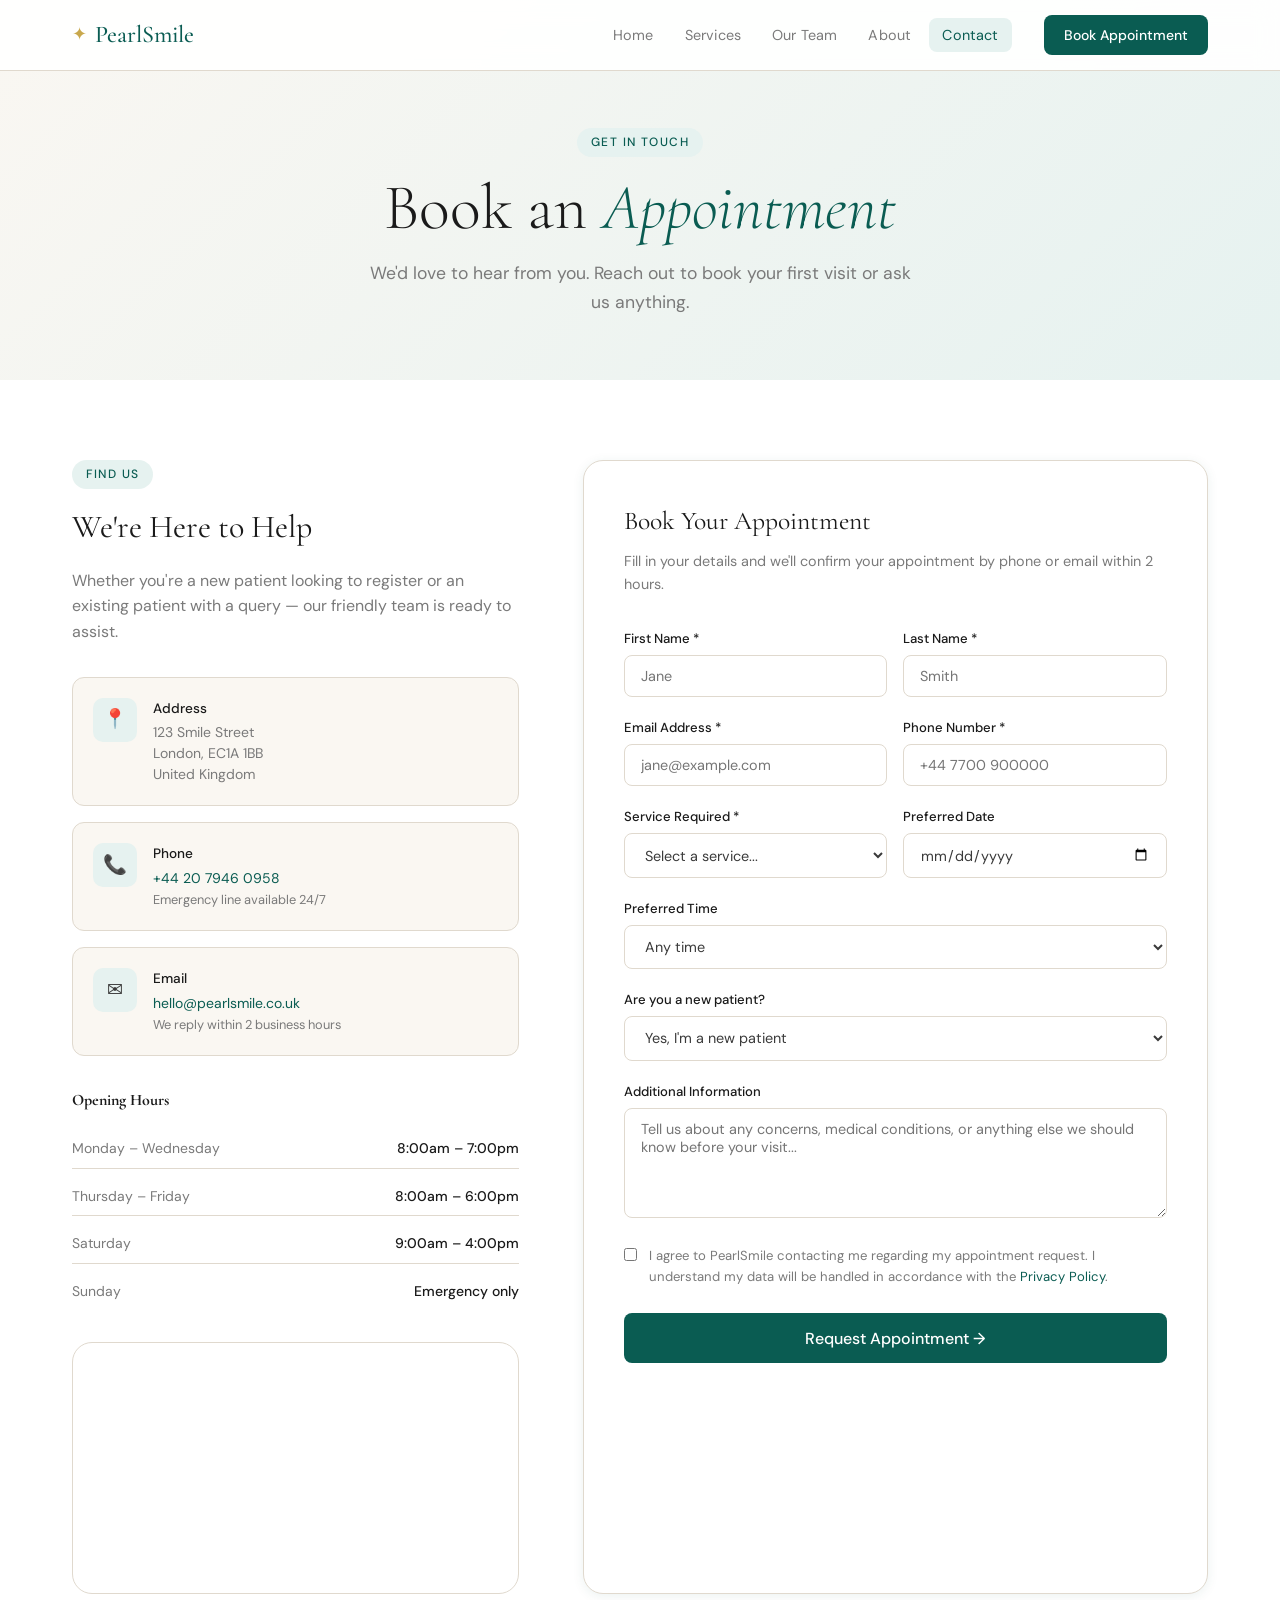
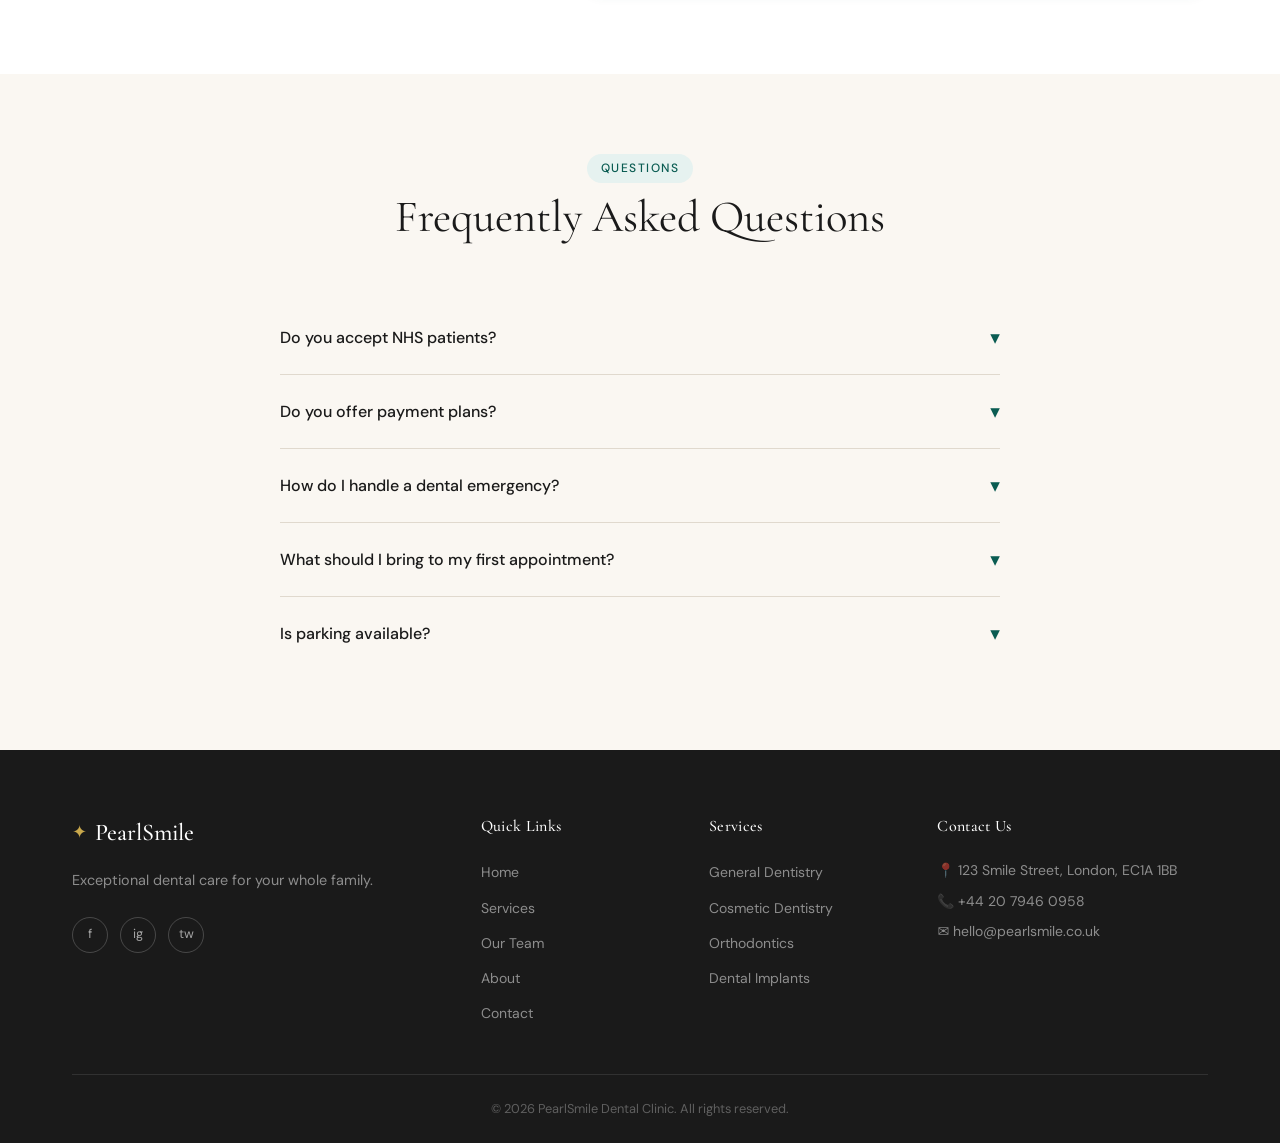
<file: contact.html>
<!DOCTYPE html>
<html lang="en">
<head>
<meta charset="UTF-8">
<meta name="viewport" content="width=device-width, initial-scale=1.0">
<title>Contact — PearlSmile Dental Clinic</title>
<link href="https://fonts.googleapis.com/css2?family=Cormorant+Garamond:ital,wght@0,300;0,400;0,500;0,600;1,400;1,500&family=DM+Sans:wght@300;400;500&display=swap" rel="stylesheet">
<link rel="stylesheet" href="style.css">
</head>
<body>

<nav class="navbar">
  <div class="nav-container">
    <a href="index.html" class="logo"><span class="logo-icon">✦</span><span>PearlSmile</span></a>
    <ul class="nav-links">
      <li><a href="index.html">Home</a></li>
      <li><a href="services.html">Services</a></li>
      <li><a href="team.html">Our Team</a></li>
      <li><a href="about.html">About</a></li>
      <li><a href="contact.html" class="active">Contact</a></li>
    </ul>
    <a href="contact.html" class="nav-cta">Book Appointment</a>
    <button class="hamburger" id="hamburger"><span></span><span></span><span></span></button>
  </div>
</nav>

<section class="page-hero">
  <div class="container">
    <span class="tag">Get In Touch</span>
    <h1>Book an <em style="font-style:italic;color:var(--teal)">Appointment</em></h1>
    <p>We'd love to hear from you. Reach out to book your first visit or ask us anything.</p>
  </div>
</section>

<section class="section">
  <div class="container">
    <div class="contact-grid">

      <!-- Contact Info -->
      <div class="contact-info fade-in">
        <span class="tag">Find Us</span>
        <h2>We're Here to Help</h2>
        <p>Whether you're a new patient looking to register or an existing patient with a query — our friendly team is ready to assist.</p>

        <div class="info-item">
          <div class="info-icon">📍</div>
          <div>
            <h4>Address</h4>
            <p>123 Smile Street<br>London, EC1A 1BB<br>United Kingdom</p>
          </div>
        </div>

        <div class="info-item">
          <div class="info-icon">📞</div>
          <div>
            <h4>Phone</h4>
            <p><a href="tel:+442079460958" style="color:var(--teal);">+44 20 7946 0958</a><br>
            <span style="font-size:0.8rem;color:var(--text-muted);">Emergency line available 24/7</span></p>
          </div>
        </div>

        <div class="info-item">
          <div class="info-icon">✉️</div>
          <div>
            <h4>Email</h4>
            <p><a href="mailto:hello@pearlsmile.co.uk" style="color:var(--teal);">hello@pearlsmile.co.uk</a><br>
            <span style="font-size:0.8rem;color:var(--text-muted);">We reply within 2 business hours</span></p>
          </div>
        </div>

        <h4 style="font-family:var(--font-serif);font-size:1rem;color:var(--dark);margin:2rem 0 0.75rem;">Opening Hours</h4>
        <div class="hours-grid">
          <div class="hour-row"><span>Monday – Wednesday</span><span>8:00am – 7:00pm</span></div>
          <div class="hour-row"><span>Thursday – Friday</span><span>8:00am – 6:00pm</span></div>
          <div class="hour-row"><span>Saturday</span><span>9:00am – 4:00pm</span></div>
          <div class="hour-row"><span>Sunday</span><span>Emergency only</span></div>
        </div>

        <!-- Map placeholder -->
        <div style="margin-top:2rem;border-radius:var(--radius-lg);overflow:hidden;border:1px solid var(--border);">
          <iframe
            src="https://www.google.com/maps/embed?pb=!1m18!1m12!1m3!1d2482.4869456720226!2d-0.10180692336235534!3d51.521441971831556!2m3!1f0!2f0!3f0!3m2!1i1024!2i768!4f13.1!3m3!1m2!1s0x48761b4813e6fe05%3A0x7c8e87ca3df4c7c5!2sClerkenwellRd%2C+London!5e0!3m2!1sen!2suk!4v1700000000000"
            width="100%" height="250" style="border:0;display:block;" allowfullscreen loading="lazy"
            title="PearlSmile location map">
          </iframe>
        </div>
      </div>

      <!-- Appointment Form -->
      <div class="contact-form-wrapper fade-in" id="booking-form">
        <h3>Book Your Appointment</h3>
        <p>Fill in your details and we'll confirm your appointment by phone or email within 2 hours.</p>

        <form id="appointmentForm" novalidate>
          <div class="form-row">
            <div class="form-group">
              <label for="firstName">First Name *</label>
              <input type="text" id="firstName" name="firstName" placeholder="Jane" required>
            </div>
            <div class="form-group">
              <label for="lastName">Last Name *</label>
              <input type="text" id="lastName" name="lastName" placeholder="Smith" required>
            </div>
          </div>

          <div class="form-row">
            <div class="form-group">
              <label for="email">Email Address *</label>
              <input type="email" id="email" name="email" placeholder="jane@example.com" required>
            </div>
            <div class="form-group">
              <label for="phone">Phone Number *</label>
              <input type="tel" id="phone" name="phone" placeholder="+44 7700 900000" required>
            </div>
          </div>

          <div class="form-row">
            <div class="form-group">
              <label for="service">Service Required *</label>
              <select id="service" name="service" required>
                <option value="">Select a service...</option>
                <option>General Check-up & Clean</option>
                <option>Cosmetic Consultation</option>
                <option>Orthodontics / Invisalign</option>
                <option>Dental Implants</option>
                <option>Emergency Appointment</option>
                <option>Paediatric Dentistry</option>
                <option>Teeth Whitening</option>
                <option>Not Sure — Need Advice</option>
              </select>
            </div>
            <div class="form-group">
              <label for="preferredDate">Preferred Date</label>
              <input type="date" id="preferredDate" name="preferredDate">
            </div>
          </div>

          <div class="form-group">
            <label for="preferredTime">Preferred Time</label>
            <select id="preferredTime" name="preferredTime">
              <option value="">Any time</option>
              <option>Morning (8am – 12pm)</option>
              <option>Afternoon (12pm – 4pm)</option>
              <option>Late afternoon (4pm – 7pm)</option>
              <option>Saturday morning</option>
            </select>
          </div>

          <div class="form-group">
            <label for="newPatient">Are you a new patient?</label>
            <select id="newPatient" name="newPatient">
              <option value="yes">Yes, I'm a new patient</option>
              <option value="no">No, I'm an existing patient</option>
            </select>
          </div>

          <div class="form-group">
            <label for="message">Additional Information</label>
            <textarea id="message" name="message" placeholder="Tell us about any concerns, medical conditions, or anything else we should know before your visit..."></textarea>
          </div>

          <div class="form-group" style="display:flex;align-items:flex-start;gap:0.75rem;">
            <input type="checkbox" id="consent" name="consent" required style="width:auto;margin-top:3px;">
            <label for="consent" style="font-size:0.82rem;color:var(--text-muted);font-weight:400;cursor:pointer;">
              I agree to PearlSmile contacting me regarding my appointment request. I understand my data will be handled in accordance with the <a href="#" style="color:var(--teal);">Privacy Policy</a>.
            </label>
          </div>

          <div id="formError" style="display:none;background:#FEE;border:1px solid #FCC;border-radius:8px;padding:0.75rem 1rem;font-size:0.875rem;color:#C00;margin-bottom:1rem;"></div>

          <button type="submit" class="form-submit">Request Appointment →</button>
        </form>

        <div class="form-success" id="formSuccess">
          <div class="form-success-icon">✅</div>
          <h4>Appointment Requested!</h4>
          <p>Thank you! A member of our team will confirm your appointment within 2 hours during business hours. We look forward to meeting you.</p>
          <a href="index.html" class="btn-outline" style="margin-top:1.5rem;display:inline-block;">Back to Home</a>
        </div>
      </div>

    </div>
  </div>
</section>

<!-- FAQs -->
<section class="section bg-cream">
  <div class="container">
    <div class="section-header fade-in">
      <span class="tag">Questions</span>
      <h2>Frequently Asked Questions</h2>
    </div>
    <div style="max-width:720px;margin:0 auto;" class="fade-in">
      <div class="faq-item" style="border-bottom:1px solid var(--border);padding:1.5rem 0;">
        <button class="faq-q" onclick="toggleFaq(this)">
          Do you accept NHS patients?
          <span class="faq-arrow">▾</span>
        </button>
        <div class="faq-a" style="display:none;padding-top:0.75rem;">
          <p style="color:var(--text-muted);font-size:0.9rem;">We are primarily a private dental practice. However, we do see NHS patients for certain referral pathways including orthodontics and oral surgery. Please call us to discuss your eligibility.</p>
        </div>
      </div>
      <div class="faq-item" style="border-bottom:1px solid var(--border);padding:1.5rem 0;">
        <button class="faq-q" onclick="toggleFaq(this)">
          Do you offer payment plans?
          <span class="faq-arrow">▾</span>
        </button>
        <div class="faq-a" style="display:none;padding-top:0.75rem;">
          <p style="color:var(--text-muted);font-size:0.9rem;">Yes! We offer 0% interest-free finance for treatments over £500. Spread the cost over 6, 12, or 24 months with no hidden charges. Ask at your consultation for more details.</p>
        </div>
      </div>
      <div class="faq-item" style="border-bottom:1px solid var(--border);padding:1.5rem 0;">
        <button class="faq-q" onclick="toggleFaq(this)">
          How do I handle a dental emergency?
          <span class="faq-arrow">▾</span>
        </button>
        <div class="faq-a" style="display:none;padding-top:0.75rem;">
          <p style="color:var(--text-muted);font-size:0.9rem;">Call our main number (+44 20 7946 0958) day or night. Our emergency line is answered 24/7. For knocked-out teeth, keep the tooth moist (in milk or between cheek and gum) and get to us within the hour for the best chance of reimplantation.</p>
        </div>
      </div>
      <div class="faq-item" style="border-bottom:1px solid var(--border);padding:1.5rem 0;">
        <button class="faq-q" onclick="toggleFaq(this)">
          What should I bring to my first appointment?
          <span class="faq-arrow">▾</span>
        </button>
        <div class="faq-a" style="display:none;padding-top:0.75rem;">
          <p style="color:var(--text-muted);font-size:0.9rem;">Please bring a list of any current medications, details of your dental insurance if applicable, and any previous dental records you might have. Arrive 10 minutes early to complete our new patient health questionnaire.</p>
        </div>
      </div>
      <div class="faq-item" style="padding:1.5rem 0;">
        <button class="faq-q" onclick="toggleFaq(this)">
          Is parking available?
          <span class="faq-arrow">▾</span>
        </button>
        <div class="faq-a" style="display:none;padding-top:0.75rem;">
          <p style="color:var(--text-muted);font-size:0.9rem;">There is a pay-and-display car park on Clerkenwell Road (3-minute walk). We're also directly accessible via Farringdon Underground station (Circle, Metropolitan, and Elizabeth lines).</p>
        </div>
      </div>
    </div>
  </div>
</section>

<footer class="footer">
  <div class="container">
    <div class="footer-grid">
      <div class="footer-brand"><div class="logo"><span class="logo-icon">✦</span> PearlSmile</div><p>Exceptional dental care for your whole family.</p><div class="social-links"><a href="#">f</a><a href="#">ig</a><a href="#">tw</a></div></div>
      <div class="footer-links"><h4>Quick Links</h4><ul><li><a href="index.html">Home</a></li><li><a href="services.html">Services</a></li><li><a href="team.html">Our Team</a></li><li><a href="about.html">About</a></li><li><a href="contact.html">Contact</a></li></ul></div>
      <div class="footer-links"><h4>Services</h4><ul><li><a href="services.html#general">General Dentistry</a></li><li><a href="services.html#cosmetic">Cosmetic Dentistry</a></li><li><a href="services.html#orthodontics">Orthodontics</a></li><li><a href="services.html#implants">Dental Implants</a></li></ul></div>
      <div class="footer-contact"><h4>Contact Us</h4><p>📍 123 Smile Street, London, EC1A 1BB</p><p>📞 +44 20 7946 0958</p><p>✉️ hello@pearlsmile.co.uk</p></div>
    </div>
    <div class="footer-bottom"><p>© 2026 PearlSmile Dental Clinic. All rights reserved.</p></div>
  </div>
</footer>

<style>
.faq-q {
  width: 100%; background: none; border: none; text-align: left;
  font-family: var(--font-sans); font-size: 1rem; font-weight: 500;
  color: var(--dark); cursor: pointer; display: flex; justify-content: space-between;
  align-items: center; padding: 0;
}
.faq-q:hover { color: var(--teal); }
.faq-arrow { color: var(--teal); font-size: 1.2rem; transition: transform 0.2s; }
.faq-q.open .faq-arrow { transform: rotate(180deg); }
</style>

<script src="main.js"></script>
<script>
function toggleFaq(btn) {
  const answer = btn.nextElementSibling;
  const isOpen = btn.classList.contains('open');
  document.querySelectorAll('.faq-q').forEach(b => {
    b.classList.remove('open');
    b.nextElementSibling.style.display = 'none';
  });
  if (!isOpen) {
    btn.classList.add('open');
    answer.style.display = 'block';
  }
}

document.getElementById('appointmentForm').addEventListener('submit', function(e) {
  e.preventDefault();
  const form = e.target;
  const errorDiv = document.getElementById('formError');
  errorDiv.style.display = 'none';

  const required = form.querySelectorAll('[required]');
  let valid = true;
  required.forEach(field => {
    if (field.type === 'checkbox' && !field.checked) { valid = false; field.style.outline = '2px solid red'; }
    else if (field.value.trim() === '') { valid = false; field.style.borderColor = 'red'; }
    else { field.style.borderColor = ''; field.style.outline = ''; }
  });

  if (!valid) {
    errorDiv.textContent = 'Please fill in all required fields and accept the consent checkbox.';
    errorDiv.style.display = 'block';
    return;
  }

  // Simulate form submission
  form.style.display = 'none';
  document.getElementById('formSuccess').style.display = 'block';
  document.getElementById('booking-form').scrollIntoView({ behavior: 'smooth' });
});
</script>
</body>
</html>
</file>
<file: style.css>
/* ===== PEARLSMILE DENTAL CLINIC — STYLESHEET ===== */
/* Aesthetic: Refined luxury medical — ivory, deep teal, warm gold */

@import url('https://fonts.googleapis.com/css2?family=Cormorant+Garamond:ital,wght@0,300;0,400;0,500;0,600;1,400;1,500&family=DM+Sans:wght@300;400;500&display=swap');

:root {
  --teal: #0A5C52;
  --teal-light: #0F7A6E;
  --teal-pale: #E6F2F0;
  --teal-pale2: #D0EBE6;
  --gold: #C9A84C;
  --gold-light: #F5E9CB;
  --ivory: #FAF7F2;
  --ivory-dark: #F0EBE0;
  --dark: #1A1A1A;
  --dark-2: #2D2D2D;
  --text: #3A3A3A;
  --text-muted: #7A7A7A;
  --white: #FFFFFF;
  --border: #E0D9CE;
  --shadow-sm: 0 2px 12px rgba(10,92,82,0.08);
  --shadow-md: 0 8px 32px rgba(10,92,82,0.12);
  --radius: 12px;
  --radius-lg: 20px;
  --font-serif: 'Cormorant Garamond', Georgia, serif;
  --font-sans: 'DM Sans', system-ui, sans-serif;
}

*, *::before, *::after { box-sizing: border-box; margin: 0; padding: 0; }

html { scroll-behavior: smooth; }

body {
  font-family: var(--font-sans);
  color: var(--text);
  background: var(--white);
  line-height: 1.6;
  overflow-x: hidden;
}

img { max-width: 100%; height: auto; }
a { text-decoration: none; color: inherit; }

/* ===== NAVBAR ===== */
.navbar {
  position: fixed;
  top: 0; left: 0; right: 0;
  z-index: 100;
  background: rgba(255,255,255,0.92);
  backdrop-filter: blur(12px);
  border-bottom: 1px solid var(--border);
  transition: box-shadow 0.3s;
}
.navbar.scrolled { box-shadow: var(--shadow-sm); }

.nav-container {
  max-width: 1200px;
  margin: 0 auto;
  padding: 0 2rem;
  height: 70px;
  display: flex;
  align-items: center;
  gap: 2rem;
}

.logo {
  font-family: var(--font-serif);
  font-size: 1.5rem;
  font-weight: 500;
  color: var(--teal);
  display: flex;
  align-items: center;
  gap: 8px;
  white-space: nowrap;
}
.logo-icon { color: var(--gold); font-size: 1.1rem; }

.nav-links {
  display: flex;
  list-style: none;
  gap: 0.25rem;
  margin-left: auto;
}

.nav-links a {
  font-size: 0.9rem;
  font-weight: 400;
  color: var(--text-muted);
  padding: 0.5rem 0.85rem;
  border-radius: 8px;
  transition: color 0.2s, background 0.2s;
  letter-spacing: 0.01em;
}
.nav-links a:hover, .nav-links a.active {
  color: var(--teal);
  background: var(--teal-pale);
}

.nav-cta {
  background: var(--teal);
  color: var(--white) !important;
  padding: 0.55rem 1.25rem;
  border-radius: 8px;
  font-size: 0.875rem;
  font-weight: 500;
  transition: background 0.2s, transform 0.15s;
  white-space: nowrap;
}
.nav-cta:hover { background: var(--teal-light); transform: translateY(-1px); }

.hamburger {
  display: none;
  flex-direction: column;
  gap: 5px;
  background: none;
  border: none;
  cursor: pointer;
  padding: 4px;
}
.hamburger span {
  display: block; width: 24px; height: 2px;
  background: var(--teal); border-radius: 2px;
  transition: all 0.3s;
}

/* ===== LAYOUT HELPERS ===== */
.container { max-width: 1200px; margin: 0 auto; padding: 0 2rem; }
.section { padding: 5rem 0; }
.bg-cream { background: var(--ivory); }

.section-header {
  text-align: center;
  max-width: 600px;
  margin: 0 auto 3.5rem;
}
.section-header h2 {
  font-family: var(--font-serif);
  font-size: clamp(2rem, 4vw, 2.8rem);
  font-weight: 400;
  color: var(--dark);
  margin: 0.5rem 0 1rem;
  line-height: 1.2;
}
.section-header p { color: var(--text-muted); font-size: 1.05rem; }

.tag {
  display: inline-block;
  font-size: 0.75rem;
  font-weight: 500;
  letter-spacing: 0.12em;
  text-transform: uppercase;
  color: var(--teal);
  background: var(--teal-pale);
  padding: 0.3rem 0.85rem;
  border-radius: 50px;
}

.btn-primary {
  display: inline-block;
  background: var(--teal);
  color: var(--white);
  padding: 0.8rem 2rem;
  border-radius: 8px;
  font-weight: 500;
  font-size: 0.95rem;
  transition: background 0.2s, transform 0.15s, box-shadow 0.2s;
}
.btn-primary:hover {
  background: var(--teal-light);
  transform: translateY(-2px);
  box-shadow: 0 6px 20px rgba(10,92,82,0.25);
}

.btn-ghost {
  display: inline-block;
  color: var(--teal);
  padding: 0.8rem 1.5rem;
  border-radius: 8px;
  font-weight: 400;
  font-size: 0.95rem;
  border: 1.5px solid var(--teal-pale2);
  transition: background 0.2s, border-color 0.2s;
}
.btn-ghost:hover { background: var(--teal-pale); border-color: var(--teal); }

.btn-light {
  display: inline-block;
  background: var(--white);
  color: var(--teal);
  padding: 0.85rem 2.2rem;
  border-radius: 8px;
  font-weight: 500;
  font-size: 1rem;
  transition: transform 0.15s, box-shadow 0.2s;
}
.btn-light:hover { transform: translateY(-2px); box-shadow: 0 6px 20px rgba(0,0,0,0.15); }

.btn-outline {
  display: inline-block;
  border: 1.5px solid var(--teal);
  color: var(--teal);
  padding: 0.75rem 1.8rem;
  border-radius: 8px;
  font-weight: 500;
  font-size: 0.9rem;
  transition: background 0.2s, color 0.2s;
}
.btn-outline:hover { background: var(--teal); color: var(--white); }

/* ===== HERO ===== */
.hero {
  min-height: 100vh;
  padding-top: 70px;
  display: grid;
  grid-template-columns: 1fr 1fr;
  align-items: center;
  gap: 4rem;
  max-width: 1200px;
  margin: 0 auto;
  padding-left: 2rem;
  padding-right: 2rem;
}

.hero-content { padding: 2rem 0; }

.hero-tag {
  display: inline-block;
  font-size: 0.78rem;
  font-weight: 500;
  letter-spacing: 0.1em;
  text-transform: uppercase;
  color: var(--gold);
  background: var(--gold-light);
  padding: 0.35rem 1rem;
  border-radius: 50px;
  margin-bottom: 1.5rem;
}

.hero-title {
  font-family: var(--font-serif);
  font-size: clamp(3rem, 6vw, 5rem);
  font-weight: 300;
  color: var(--dark);
  line-height: 1.05;
  margin-bottom: 1.5rem;
}
.hero-title em {
  font-style: italic;
  color: var(--teal);
}

.hero-sub {
  color: var(--text-muted);
  font-size: 1.1rem;
  line-height: 1.7;
  max-width: 480px;
  margin-bottom: 2.5rem;
}

.hero-actions { display: flex; gap: 1rem; flex-wrap: wrap; margin-bottom: 3rem; }

.hero-stats {
  display: flex;
  align-items: center;
  gap: 1.5rem;
  padding-top: 2rem;
  border-top: 1px solid var(--border);
}
.stat { display: flex; flex-direction: column; }
.stat-num {
  font-family: var(--font-serif);
  font-size: 1.8rem;
  font-weight: 500;
  color: var(--dark);
  line-height: 1;
}
.stat-lbl { font-size: 0.78rem; color: var(--text-muted); margin-top: 4px; letter-spacing: 0.02em; }
.stat-div { width: 1px; height: 40px; background: var(--border); }

.hero-visual {
  position: relative;
  display: flex;
  justify-content: center;
  align-items: center;
}

.hero-img-wrapper {
  width: 100%;
  max-width: 480px;
  border-radius: var(--radius-lg);
  overflow: hidden;
  box-shadow: var(--shadow-md);
  aspect-ratio: 4/5;
}
.hero-img { width: 100%; height: 100%; object-fit: cover; }

.hero-card-float {
  position: absolute;
  background: var(--white);
  border-radius: var(--radius);
  padding: 1rem 1.25rem;
  box-shadow: 0 8px 28px rgba(0,0,0,0.12);
  display: flex;
  align-items: center;
  gap: 0.75rem;
  font-size: 0.875rem;
  max-width: 220px;
  border: 1px solid var(--border);
  animation: floatCard 4s ease-in-out infinite;
}
.hero-card-float.card-1 { left: -10px; top: 15%; animation-delay: 0s; }
.hero-card-float.card-2 { right: -10px; bottom: 20%; animation-delay: 2s; }
.hero-card-float .card-icon { font-size: 1.5rem; }
.hero-card-float strong { display: block; color: var(--dark); font-size: 0.85rem; font-weight: 500; }
.hero-card-float p { color: var(--text-muted); font-size: 0.78rem; margin: 2px 0 0; }

@keyframes floatCard {
  0%, 100% { transform: translateY(0); }
  50% { transform: translateY(-8px); }
}

/* ===== SERVICES GRID ===== */
.services-grid {
  display: grid;
  grid-template-columns: repeat(3, 1fr);
  gap: 1.5rem;
}

.service-card {
  display: block;
  background: var(--white);
  border: 1.5px solid var(--border);
  border-radius: var(--radius-lg);
  padding: 2rem 1.75rem;
  transition: border-color 0.2s, transform 0.2s, box-shadow 0.2s;
  cursor: pointer;
}
.service-card:hover {
  border-color: var(--teal-pale2);
  transform: translateY(-4px);
  box-shadow: var(--shadow-md);
}
.service-card.featured {
  background: var(--teal);
  border-color: var(--teal);
  color: var(--white);
}
.service-card.featured h3, .service-card.featured .svc-link { color: var(--white); }
.service-card.featured p { color: rgba(255,255,255,0.75); }

.svc-icon { font-size: 2rem; margin-bottom: 1rem; display: block; }
.service-card h3 {
  font-family: var(--font-serif);
  font-size: 1.25rem;
  font-weight: 500;
  color: var(--dark);
  margin-bottom: 0.6rem;
}
.service-card p { color: var(--text-muted); font-size: 0.9rem; line-height: 1.6; margin-bottom: 1.25rem; }
.svc-link { font-size: 0.85rem; color: var(--teal); font-weight: 500; }

/* ===== WHY US ===== */
.why-grid {
  display: grid;
  grid-template-columns: 1fr 1fr;
  gap: 5rem;
  align-items: center;
}

.why-text .tag { margin-bottom: 1rem; display: inline-block; }
.why-text h2 {
  font-family: var(--font-serif);
  font-size: clamp(1.8rem, 3.5vw, 2.5rem);
  font-weight: 400;
  color: var(--dark);
  margin-bottom: 1rem;
  line-height: 1.2;
}
.why-text > p { color: var(--text-muted); margin-bottom: 2rem; }

.why-list { list-style: none; display: flex; flex-direction: column; gap: 1.5rem; margin-bottom: 2.5rem; }
.why-list li { display: flex; gap: 1rem; align-items: flex-start; }
.why-dot {
  width: 10px; height: 10px;
  border-radius: 50%;
  background: var(--gold);
  margin-top: 6px;
  flex-shrink: 0;
}
.why-list strong { display: block; color: var(--dark); font-weight: 500; margin-bottom: 4px; }
.why-list p { color: var(--text-muted); font-size: 0.9rem; }

.why-visual { position: relative; }
.why-img {
  width: 100%;
  border-radius: var(--radius-lg);
  box-shadow: var(--shadow-md);
  aspect-ratio: 4/5;
  object-fit: cover;
}
.why-badge {
  position: absolute;
  bottom: 2rem;
  right: -1rem;
  background: var(--gold);
  color: var(--dark);
  padding: 1rem 1.5rem;
  border-radius: var(--radius);
  text-align: center;
  box-shadow: 0 4px 16px rgba(201,168,76,0.4);
}
.why-badge strong { display: block; font-size: 1.5rem; font-family: var(--font-serif); }
.why-badge p { font-size: 0.75rem; margin-top: 2px; font-weight: 500; letter-spacing: 0.05em; }

/* ===== TESTIMONIALS ===== */
.testimonials-grid {
  display: grid;
  grid-template-columns: repeat(3, 1fr);
  gap: 1.5rem;
}

.testimonial-card {
  background: var(--ivory);
  border-radius: var(--radius-lg);
  padding: 2rem;
  border: 1px solid var(--border);
  transition: box-shadow 0.2s;
}
.testimonial-card:hover { box-shadow: var(--shadow-sm); }
.testimonial-card.featured-review {
  background: var(--teal);
  border-color: var(--teal);
  color: var(--white);
}
.testimonial-card.featured-review .stars { color: var(--gold); }
.testimonial-card.featured-review p { color: rgba(255,255,255,0.85); }
.testimonial-card.featured-review strong { color: var(--white); }
.testimonial-card.featured-review span { color: rgba(255,255,255,0.6); }

.stars { color: var(--gold); font-size: 1rem; margin-bottom: 1rem; letter-spacing: 2px; }
.testimonial-card > p { color: var(--text); font-size: 0.95rem; line-height: 1.7; margin-bottom: 1.5rem; font-style: italic; }

.reviewer { display: flex; align-items: center; gap: 0.75rem; }
.reviewer-avatar {
  width: 40px; height: 40px; border-radius: 50%;
  background: var(--teal-pale2);
  color: var(--teal);
  display: flex; align-items: center; justify-content: center;
  font-weight: 500; font-size: 0.8rem;
}
.featured-review .reviewer-avatar { background: rgba(255,255,255,0.2); color: var(--white); }
.reviewer strong { display: block; font-size: 0.9rem; }
.reviewer span { font-size: 0.78rem; color: var(--text-muted); }

/* ===== CTA BANNER ===== */
.cta-banner { background: var(--teal); padding: 5rem 0; }
.cta-inner { text-align: center; }
.cta-banner h2 {
  font-family: var(--font-serif);
  font-size: clamp(2rem, 4vw, 3rem);
  color: var(--white);
  font-weight: 300;
  margin-bottom: 0.75rem;
}
.cta-banner p { color: rgba(255,255,255,0.7); font-size: 1.1rem; margin-bottom: 2rem; }

/* ===== FOOTER ===== */
.footer { background: var(--dark); color: var(--white); padding: 4rem 0 0; }
.footer-grid {
  display: grid;
  grid-template-columns: 2fr 1fr 1fr 1.5fr;
  gap: 3rem;
  padding-bottom: 3rem;
  border-bottom: 1px solid rgba(255,255,255,0.1);
}

.footer-brand .logo { color: var(--white); margin-bottom: 1rem; }
.footer-brand p { color: rgba(255,255,255,0.5); font-size: 0.9rem; line-height: 1.7; margin-bottom: 1.5rem; }
.social-links { display: flex; gap: 0.75rem; }
.social-links a {
  width: 36px; height: 36px;
  border-radius: 50%;
  border: 1px solid rgba(255,255,255,0.2);
  display: flex; align-items: center; justify-content: center;
  font-size: 0.8rem; color: rgba(255,255,255,0.6);
  transition: border-color 0.2s, color 0.2s;
}
.social-links a:hover { border-color: var(--gold); color: var(--gold); }

.footer-links h4, .footer-contact h4 {
  font-family: var(--font-serif);
  font-size: 1rem;
  font-weight: 500;
  color: var(--white);
  margin-bottom: 1.25rem;
  letter-spacing: 0.02em;
}
.footer-links ul { list-style: none; display: flex; flex-direction: column; gap: 0.6rem; }
.footer-links a { color: rgba(255,255,255,0.5); font-size: 0.875rem; transition: color 0.2s; }
.footer-links a:hover { color: var(--gold); }
.footer-contact p { color: rgba(255,255,255,0.5); font-size: 0.875rem; margin-bottom: 0.5rem; }

.footer-bottom {
  padding: 1.5rem 0;
  text-align: center;
  color: rgba(255,255,255,0.3);
  font-size: 0.8rem;
}

/* ===== PAGE HERO (inner pages) ===== */
.page-hero {
  background: linear-gradient(135deg, var(--ivory) 0%, var(--teal-pale) 100%);
  padding: 8rem 0 4rem;
  text-align: center;
}
.page-hero .tag { margin-bottom: 1rem; display: inline-block; }
.page-hero h1 {
  font-family: var(--font-serif);
  font-size: clamp(2.5rem, 5vw, 4rem);
  font-weight: 300;
  color: var(--dark);
  margin-bottom: 1rem;
  line-height: 1.1;
}
.page-hero p { color: var(--text-muted); font-size: 1.1rem; max-width: 550px; margin: 0 auto; }

/* ===== SERVICES PAGE ===== */
.service-section { padding: 4rem 0; border-bottom: 1px solid var(--border); }
.service-section:last-child { border-bottom: none; }
.service-detail-grid {
  display: grid;
  grid-template-columns: 1fr 1fr;
  gap: 4rem;
  align-items: center;
}
.service-detail-grid.reverse { direction: rtl; }
.service-detail-grid.reverse > * { direction: ltr; }
.service-detail-img {
  width: 100%;
  border-radius: var(--radius-lg);
  box-shadow: var(--shadow-sm);
  aspect-ratio: 16/10;
  object-fit: cover;
}
.service-detail h2 {
  font-family: var(--font-serif);
  font-size: 2.2rem;
  font-weight: 400;
  color: var(--dark);
  margin: 0.75rem 0 1rem;
}
.service-detail p { color: var(--text-muted); margin-bottom: 1rem; line-height: 1.7; }
.service-features { list-style: none; display: flex; flex-direction: column; gap: 0.5rem; margin: 1.25rem 0 2rem; }
.service-features li { display: flex; align-items: center; gap: 0.75rem; font-size: 0.9rem; color: var(--text); }
.service-features li::before { content: '✓'; color: var(--teal); font-weight: 700; }

/* ===== TEAM PAGE ===== */
.team-grid {
  display: grid;
  grid-template-columns: repeat(3, 1fr);
  gap: 2rem;
}
.team-card {
  background: var(--white);
  border: 1px solid var(--border);
  border-radius: var(--radius-lg);
  overflow: hidden;
  transition: transform 0.2s, box-shadow 0.2s;
}
.team-card:hover { transform: translateY(-4px); box-shadow: var(--shadow-md); }
.team-card-img { width: 100%; aspect-ratio: 3/4; object-fit: cover; }
.team-card-body { padding: 1.5rem; }
.team-card-body h3 {
  font-family: var(--font-serif);
  font-size: 1.25rem;
  font-weight: 500;
  color: var(--dark);
  margin-bottom: 0.25rem;
}
.team-role { color: var(--teal); font-size: 0.82rem; font-weight: 500; letter-spacing: 0.05em; text-transform: uppercase; margin-bottom: 0.75rem; }
.team-card-body p { color: var(--text-muted); font-size: 0.875rem; line-height: 1.6; }
.team-quals {
  display: flex; flex-wrap: wrap; gap: 0.4rem; margin-top: 1rem;
}
.team-quals span {
  background: var(--teal-pale);
  color: var(--teal);
  font-size: 0.72rem;
  font-weight: 500;
  padding: 0.25rem 0.6rem;
  border-radius: 4px;
}

/* ===== ABOUT PAGE ===== */
.mission-grid {
  display: grid;
  grid-template-columns: 1fr 1fr;
  gap: 5rem;
  align-items: center;
}
.mission-text h2 {
  font-family: var(--font-serif);
  font-size: clamp(1.8rem, 3vw, 2.5rem);
  font-weight: 400;
  color: var(--dark);
  margin: 0.75rem 0 1rem;
}
.mission-text p { color: var(--text-muted); line-height: 1.8; margin-bottom: 1rem; }
.mission-img { width: 100%; border-radius: var(--radius-lg); box-shadow: var(--shadow-md); }

.values-grid {
  display: grid;
  grid-template-columns: repeat(3, 1fr);
  gap: 1.5rem;
}
.value-card {
  background: var(--ivory);
  border-radius: var(--radius-lg);
  padding: 2rem;
  text-align: center;
  border: 1px solid var(--border);
}
.value-icon { font-size: 2.5rem; margin-bottom: 1rem; display: block; }
.value-card h3 {
  font-family: var(--font-serif);
  font-size: 1.2rem;
  color: var(--dark);
  margin-bottom: 0.5rem;
}
.value-card p { color: var(--text-muted); font-size: 0.875rem; }

.timeline { position: relative; padding-left: 2rem; }
.timeline::before {
  content: ''; position: absolute; left: 0; top: 0; bottom: 0;
  width: 2px; background: var(--teal-pale2);
}
.timeline-item { position: relative; padding-bottom: 2.5rem; }
.timeline-item:last-child { padding-bottom: 0; }
.timeline-dot {
  position: absolute; left: -2.4rem; top: 4px;
  width: 14px; height: 14px; border-radius: 50%;
  background: var(--teal); border: 3px solid var(--white);
  box-shadow: 0 0 0 2px var(--teal-pale2);
}
.timeline-year {
  font-size: 0.78rem; font-weight: 500;
  color: var(--teal); letter-spacing: 0.06em;
  text-transform: uppercase; margin-bottom: 0.3rem;
}
.timeline-item h3 {
  font-family: var(--font-serif);
  font-size: 1.15rem; color: var(--dark);
  margin-bottom: 0.3rem;
}
.timeline-item p { color: var(--text-muted); font-size: 0.875rem; }

/* ===== CONTACT PAGE ===== */
.contact-grid {
  display: grid;
  grid-template-columns: 1fr 1.4fr;
  gap: 4rem;
}
.contact-info h2 {
  font-family: var(--font-serif);
  font-size: 2rem;
  font-weight: 400;
  color: var(--dark);
  margin: 0.75rem 0 1rem;
}
.contact-info p { color: var(--text-muted); margin-bottom: 2rem; }
.info-item {
  display: flex; align-items: flex-start; gap: 1rem;
  padding: 1.25rem;
  background: var(--ivory);
  border-radius: var(--radius);
  margin-bottom: 1rem;
  border: 1px solid var(--border);
}
.info-icon {
  width: 44px; height: 44px; border-radius: 10px;
  background: var(--teal-pale);
  display: flex; align-items: center; justify-content: center;
  font-size: 1.2rem; flex-shrink: 0;
}
.info-item h4 { font-size: 0.85rem; font-weight: 500; color: var(--dark); margin-bottom: 3px; }
.info-item p { color: var(--text-muted); font-size: 0.875rem; margin: 0; line-height: 1.5; }

.hours-grid { display: grid; gap: 0.5rem; margin-top: 1rem; }
.hour-row {
  display: flex; justify-content: space-between;
  font-size: 0.875rem; padding: 0.5rem 0;
  border-bottom: 1px solid var(--border);
}
.hour-row:last-child { border-bottom: none; }
.hour-row span:first-child { color: var(--text-muted); }
.hour-row span:last-child { color: var(--dark); font-weight: 500; }

.contact-form-wrapper {
  background: var(--white);
  border: 1px solid var(--border);
  border-radius: var(--radius-lg);
  padding: 2.5rem;
  box-shadow: var(--shadow-sm);
}
.contact-form-wrapper h3 {
  font-family: var(--font-serif);
  font-size: 1.6rem;
  font-weight: 400;
  color: var(--dark);
  margin-bottom: 0.5rem;
}
.contact-form-wrapper > p { color: var(--text-muted); font-size: 0.9rem; margin-bottom: 2rem; }

.form-row { display: grid; grid-template-columns: 1fr 1fr; gap: 1rem; }
.form-group { margin-bottom: 1.25rem; }
.form-group label {
  display: block; font-size: 0.82rem; font-weight: 500;
  color: var(--dark); margin-bottom: 6px;
}
.form-group input,
.form-group select,
.form-group textarea {
  width: 100%;
  padding: 0.7rem 1rem;
  border: 1.5px solid var(--border);
  border-radius: 8px;
  font-size: 0.9rem;
  font-family: var(--font-sans);
  color: var(--text);
  background: var(--white);
  transition: border-color 0.2s, box-shadow 0.2s;
  outline: none;
}
.form-group input:focus,
.form-group select:focus,
.form-group textarea:focus {
  border-color: var(--teal);
  box-shadow: 0 0 0 3px rgba(10,92,82,0.08);
}
.form-group textarea { resize: vertical; min-height: 110px; }
.form-submit {
  width: 100%;
  background: var(--teal);
  color: var(--white);
  border: none;
  padding: 0.9rem;
  border-radius: 8px;
  font-size: 1rem;
  font-family: var(--font-sans);
  font-weight: 500;
  cursor: pointer;
  transition: background 0.2s, transform 0.15s;
}
.form-submit:hover { background: var(--teal-light); transform: translateY(-1px); }
.form-success {
  display: none;
  text-align: center;
  padding: 2rem;
}
.form-success-icon { font-size: 3rem; margin-bottom: 1rem; }
.form-success h4 { font-family: var(--font-serif); font-size: 1.5rem; color: var(--dark); margin-bottom: 0.5rem; }
.form-success p { color: var(--text-muted); }

/* ===== MOBILE NAV OPEN ===== */
@media (max-width: 900px) {
  .nav-links { display: none; flex-direction: column; position: absolute; top: 70px; left: 0; right: 0; background: var(--white); border-bottom: 1px solid var(--border); padding: 1rem 2rem 1.5rem; gap: 0.25rem; }
  .nav-links.open { display: flex; }
  .nav-cta { display: none; }
  .hamburger { display: flex; margin-left: auto; }
  .hero { grid-template-columns: 1fr; min-height: auto; padding-top: 100px; padding-bottom: 3rem; gap: 2rem; }
  .hero-visual { max-width: 400px; margin: 0 auto; }
  .services-grid { grid-template-columns: repeat(2, 1fr); }
  .why-grid, .mission-grid, .service-detail-grid { grid-template-columns: 1fr; gap: 2rem; }
  .service-detail-grid.reverse { direction: ltr; }
  .team-grid { grid-template-columns: repeat(2, 1fr); }
  .testimonials-grid { grid-template-columns: 1fr; }
  .footer-grid { grid-template-columns: 1fr 1fr; }
  .contact-grid { grid-template-columns: 1fr; }
  .values-grid { grid-template-columns: 1fr; }
}

@media (max-width: 600px) {
  .services-grid { grid-template-columns: 1fr; }
  .team-grid { grid-template-columns: 1fr; }
  .hero-card-float { display: none; }
  .footer-grid { grid-template-columns: 1fr; }
  .form-row { grid-template-columns: 1fr; }
}

/* ===== ANIMATIONS ===== */
.fade-in {
  opacity: 0;
  transform: translateY(24px);
  transition: opacity 0.6s ease, transform 0.6s ease;
}
.fade-in.visible { opacity: 1; transform: translateY(0); }
</file>
